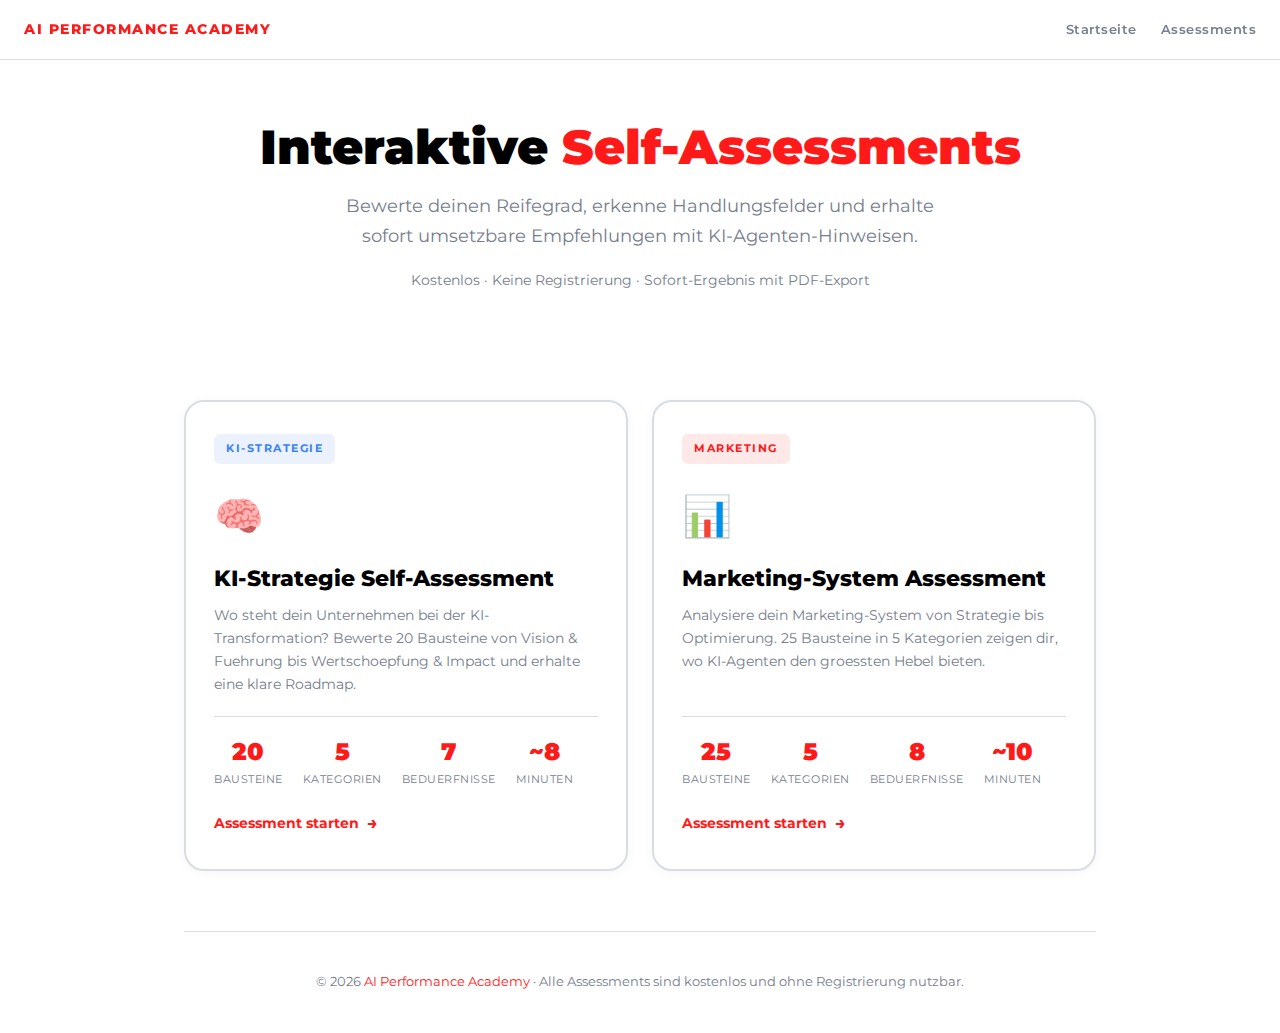
<file: assessments/index.html>
<!DOCTYPE html>
<html lang="de">
<head>
<meta charset="UTF-8">
<meta name="viewport" content="width=device-width, initial-scale=1.0">
<title>Self-Assessments – AI Performance Academy</title>
<meta property="og:title" content="Self-Assessments – AI Performance Academy">
<meta property="og:description" content="Interaktive Self-Assessments für KI-Strategie und Marketing. Bewerte deinen Reifegrad und erhalte sofort umsetzbare Empfehlungen.">
<meta property="og:type" content="website">
<meta property="og:image" content="https://holgergelhausen.github.io/ai-performance-academy-assets/og-assessment.png">
<link rel="icon" href="data:image/svg+xml,<svg xmlns='http://www.w3.org/2000/svg' viewBox='0 0 32 32'><rect width='32' height='32' rx='6' fill='%23FF1A1A'/><text x='16' y='24' text-anchor='middle' fill='white' font-family='system-ui' font-weight='900' font-size='22'>A</text></svg>">
<!-- Version: 1.0.0 - Assessments Landing Page – AI Performance Academy -->
<!-- Changelog:
  v1.0.0 (2026-02-10)
    - Initial Release: Landing Page fuer alle Assessments
    - Links zu KI-Strategie und Marketing Assessment
-->
<link rel="preconnect" href="https://fonts.googleapis.com">
<link rel="preconnect" href="https://fonts.gstatic.com" crossorigin>
<link href="https://fonts.googleapis.com/css2?family=Montserrat:wght@400;500;600;700;800;900&display=swap" rel="stylesheet">
<style>
* { margin: 0; padding: 0; box-sizing: border-box; }
:root {
  --primary: #FF1A1A;
  --primary-light: #E01515;
  --bg: #FFFFFF;
  --bg-card: #FFFFFF;
  --gray: #767D8C;
  --gray-light: #767D8C;
  --gray-dark: #D9DDE3;
  --white: #000000;
  --white-muted: #1F1F1F;
}

body {
  font-family: 'Montserrat', -apple-system, sans-serif;
  background: var(--bg);
  color: var(--white-muted);
  min-height: 100vh;
  line-height: 1.6;
}

.nav {
  position: fixed; top: 0; left: 0; right: 0;
  background: rgba(255,255,255,0.97);
  backdrop-filter: blur(10px);
  padding: 0 24px;
  display: flex; align-items: center; justify-content: space-between;
  z-index: 100;
  border-bottom: 1px solid var(--gray-dark);
  height: 60px;
}
.nav-logo {
  font-size: 14px; font-weight: 800;
  color: var(--primary);
  letter-spacing: 1.5px; text-transform: uppercase;
}
.nav-links { display: flex; gap: 24px; }
.nav-links a {
  font-size: 13px; font-weight: 600;
  color: var(--gray); text-decoration: none;
  letter-spacing: 0.5px; transition: color 0.2s;
}
.nav-links a:hover { color: var(--primary); }

.container { max-width: 960px; margin: 0 auto; padding: 0 24px; }

.hero {
  text-align: center;
  padding: 120px 0 60px;
}
.hero h1 {
  font-size: clamp(2rem, 5vw, 3rem);
  font-weight: 900;
  color: var(--white);
  margin-bottom: 16px;
  line-height: 1.15;
}
.hero h1 .accent { color: var(--primary); }
.hero .subtitle {
  font-size: clamp(1rem, 2.5vw, 1.15rem);
  color: var(--gray-light);
  max-width: 600px;
  margin: 0 auto 20px;
  font-weight: 400;
}
.hero .meta {
  font-size: 0.85rem;
  color: var(--gray);
  margin-bottom: 48px;
}

.cards {
  display: grid;
  grid-template-columns: repeat(auto-fit, minmax(320px, 1fr));
  gap: 24px;
  margin-bottom: 60px;
}

.card {
  background: var(--bg-card);
  border: 2px solid var(--gray-dark);
  border-radius: 20px;
  padding: 32px 28px;
  transition: all 0.3s;
  text-decoration: none;
  color: inherit;
  display: flex;
  flex-direction: column;
  box-shadow: 0 2px 12px rgba(0,0,0,0.04);
}
.card:hover {
  transform: translateY(-6px);
  box-shadow: 0 16px 48px rgba(0,0,0,0.1);
  border-color: var(--primary);
}

.card-badge {
  display: inline-flex;
  align-items: center;
  gap: 6px;
  font-size: 0.7rem;
  font-weight: 700;
  text-transform: uppercase;
  letter-spacing: 1.5px;
  padding: 6px 12px;
  border-radius: 6px;
  margin-bottom: 20px;
  width: fit-content;
}
.card-badge.strategy {
  background: rgba(59,130,246,0.1);
  color: #3B82F6;
}
.card-badge.marketing {
  background: rgba(255,26,26,0.1);
  color: var(--primary);
}

.card-icon {
  font-size: 2.5rem;
  margin-bottom: 16px;
}

.card h2 {
  font-size: 1.35rem;
  font-weight: 800;
  color: var(--white);
  margin-bottom: 12px;
  line-height: 1.3;
}

.card p {
  font-size: 0.9rem;
  color: var(--gray-light);
  line-height: 1.6;
  margin-bottom: 20px;
  flex: 1;
}

.card-stats {
  display: flex;
  gap: 20px;
  padding-top: 16px;
  border-top: 1px solid var(--gray-dark);
  margin-bottom: 20px;
}
.card-stat {
  text-align: center;
}
.card-stat .number {
  font-size: 1.5rem;
  font-weight: 900;
  color: var(--primary);
}
.card-stat .label {
  font-size: 0.7rem;
  color: var(--gray);
  text-transform: uppercase;
  letter-spacing: 0.5px;
}

.card-cta {
  display: inline-flex;
  align-items: center;
  gap: 8px;
  font-size: 0.9rem;
  font-weight: 700;
  color: var(--primary);
  transition: gap 0.2s;
}
.card:hover .card-cta { gap: 12px; }
.card-cta .arrow { font-size: 1.1rem; transition: transform 0.2s; }
.card:hover .card-cta .arrow { transform: translateX(4px); }

.footer {
  text-align: center;
  padding: 40px 0;
  border-top: 1px solid var(--gray-dark);
  color: var(--gray);
  font-size: 0.8rem;
}
.footer a { color: var(--primary); text-decoration: none; }
.footer a:hover { text-decoration: underline; }

@media (max-width: 680px) {
  .cards { grid-template-columns: 1fr; }
  .hero { padding: 100px 0 40px; }
}
</style>
</head>
<body>

<nav class="nav">
  <div class="nav-logo">AI PERFORMANCE ACADEMY</div>
  <div class="nav-links">
    <a href="https://ai-pa.ai">Startseite</a>
    <a href="#assessments">Assessments</a>
  </div>
</nav>

<div class="container">
  <div class="hero">
    <h1>Interaktive <span class="accent">Self-Assessments</span></h1>
    <p class="subtitle">Bewerte deinen Reifegrad, erkenne Handlungsfelder und erhalte sofort umsetzbare Empfehlungen mit KI-Agenten-Hinweisen.</p>
    <p class="meta">Kostenlos &middot; Keine Registrierung &middot; Sofort-Ergebnis mit PDF-Export</p>
  </div>

  <div class="cards" id="assessments">

    <a class="card" href="https://holgergelhausen.github.io/interactive-assessment/ki-strategie-assessment-light/" target="_blank" rel="noopener">
      <span class="card-badge strategy">KI-Strategie</span>
      <div class="card-icon">&#x1F9E0;</div>
      <h2>KI-Strategie Self-Assessment</h2>
      <p>Wo steht dein Unternehmen bei der KI-Transformation? Bewerte 20 Bausteine von Vision &amp; Fuehrung bis Wertschoepfung &amp; Impact und erhalte eine klare Roadmap.</p>
      <div class="card-stats">
        <div class="card-stat">
          <div class="number">20</div>
          <div class="label">Bausteine</div>
        </div>
        <div class="card-stat">
          <div class="number">5</div>
          <div class="label">Kategorien</div>
        </div>
        <div class="card-stat">
          <div class="number">7</div>
          <div class="label">Beduerfnisse</div>
        </div>
        <div class="card-stat">
          <div class="number">~8</div>
          <div class="label">Minuten</div>
        </div>
      </div>
      <div class="card-cta">Assessment starten <span class="arrow">&rarr;</span></div>
    </a>

    <a class="card" href="https://holgergelhausen.github.io/interactive-assessment/" target="_blank" rel="noopener">
      <span class="card-badge marketing">Marketing</span>
      <div class="card-icon">&#x1F4CA;</div>
      <h2>Marketing-System Assessment</h2>
      <p>Analysiere dein Marketing-System von Strategie bis Optimierung. 25 Bausteine in 5 Kategorien zeigen dir, wo KI-Agenten den groessten Hebel bieten.</p>
      <div class="card-stats">
        <div class="card-stat">
          <div class="number">25</div>
          <div class="label">Bausteine</div>
        </div>
        <div class="card-stat">
          <div class="number">5</div>
          <div class="label">Kategorien</div>
        </div>
        <div class="card-stat">
          <div class="number">8</div>
          <div class="label">Beduerfnisse</div>
        </div>
        <div class="card-stat">
          <div class="number">~10</div>
          <div class="label">Minuten</div>
        </div>
      </div>
      <div class="card-cta">Assessment starten <span class="arrow">&rarr;</span></div>
    </a>

  </div>

  <div class="footer">
    &copy; 2026 <a href="https://ai-pa.ai">AI Performance Academy</a> &middot; Alle Assessments sind kostenlos und ohne Registrierung nutzbar.
  </div>
</div>

</body>
</html>
</file>
